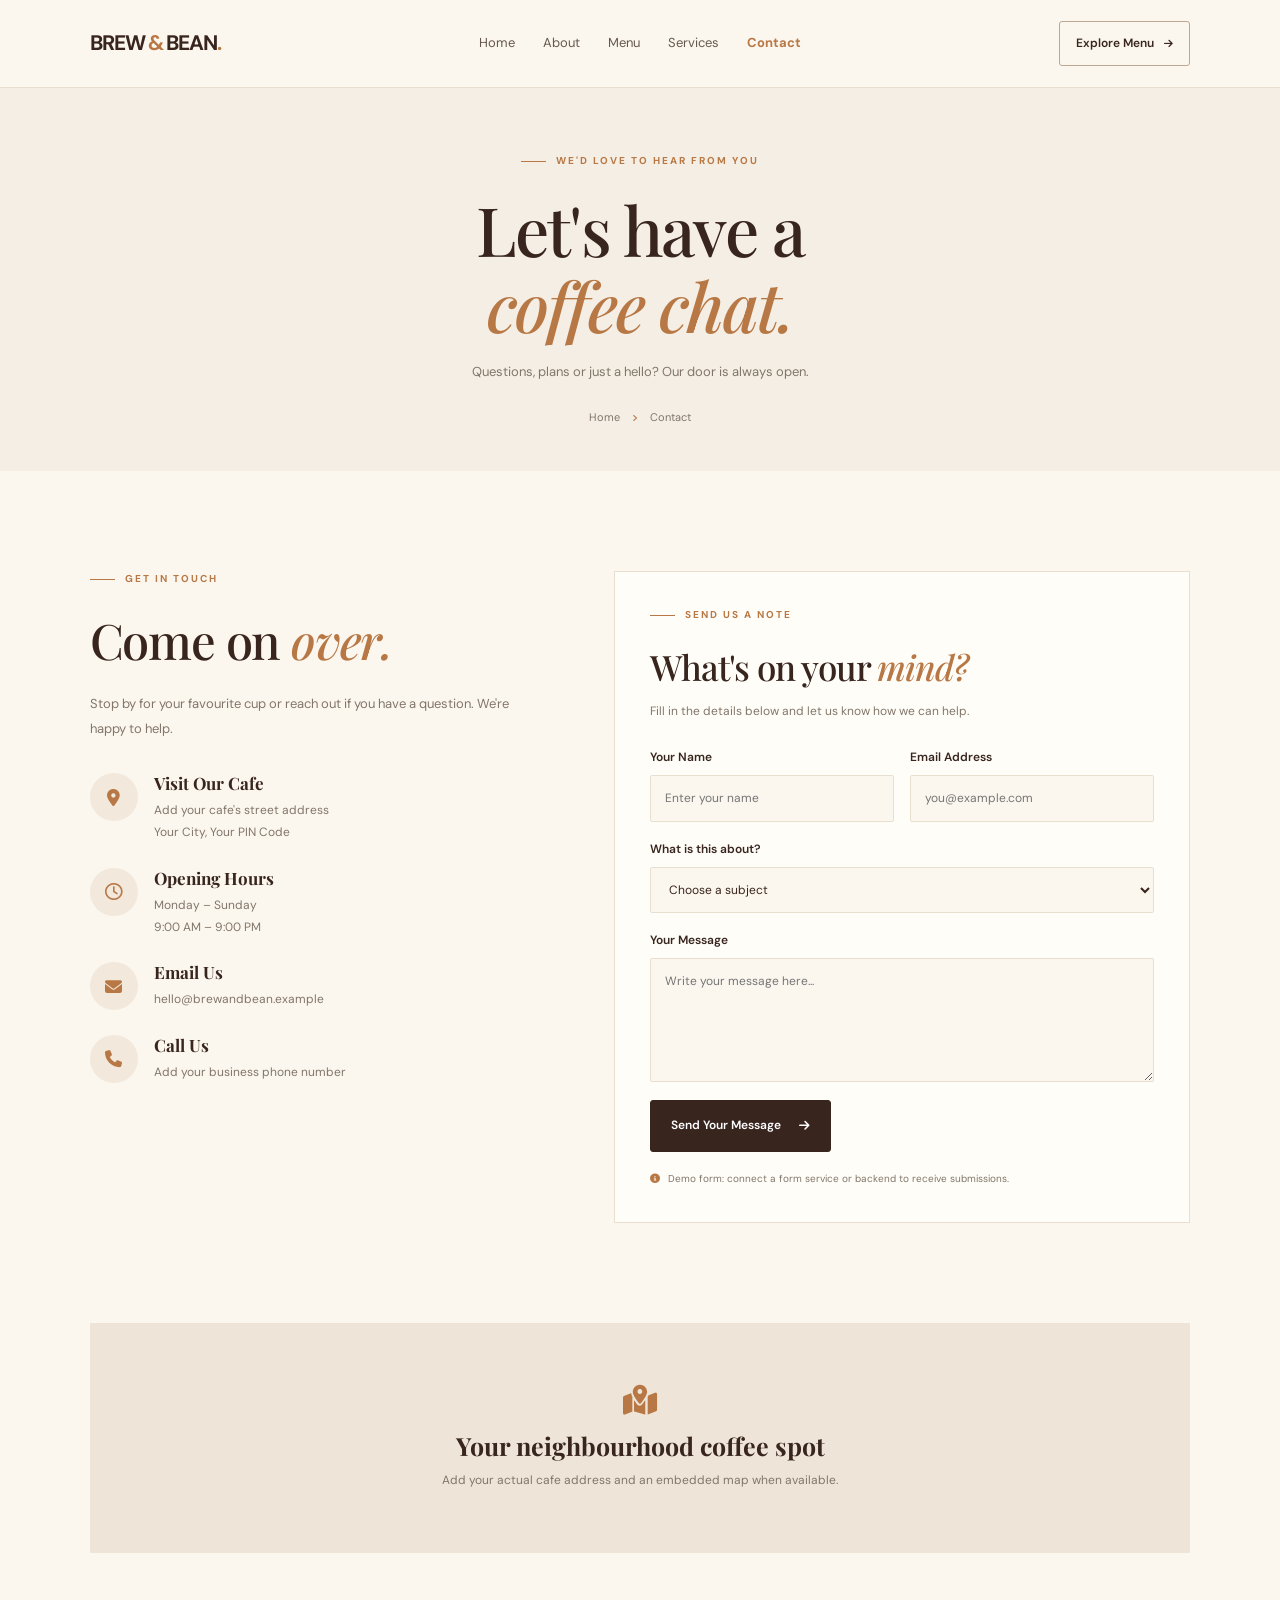
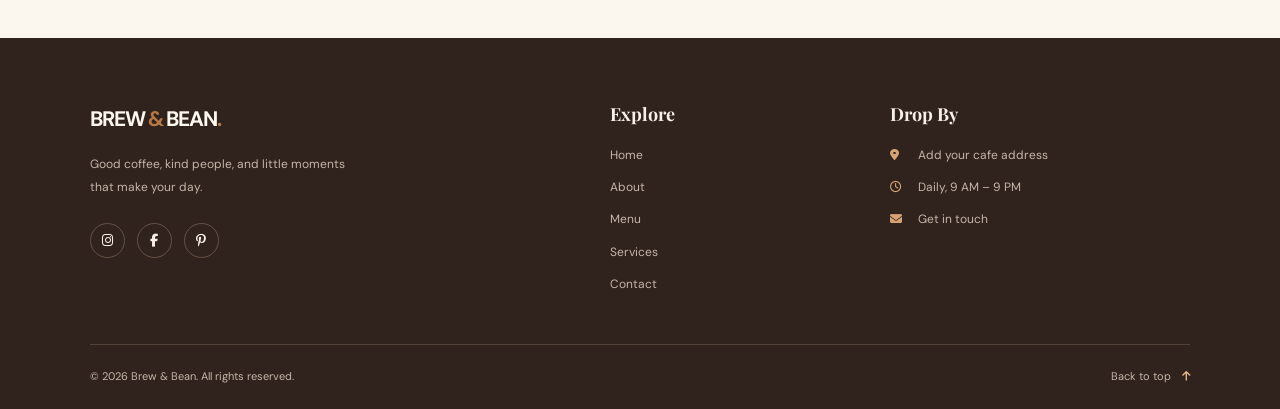
<file: contact.html>
<!DOCTYPE html>
<html lang="en">
<head>
    <meta charset="UTF-8">
    <meta name="viewport" content="width=device-width, initial-scale=1.0">
    <title>Contact Us | Brew & Bean</title>
    <link rel="preconnect" href="https://fonts.googleapis.com">
    <link href="https://fonts.googleapis.com/css2?family=DM+Sans:wght@400;500;600;700&family=Playfair+Display:wght@400;500;600;700&display=swap" rel="stylesheet">
    <link rel="stylesheet" href="https://cdnjs.cloudflare.com/ajax/libs/font-awesome/6.7.2/css/all.min.css">
    <link rel="stylesheet" href="style.css">
</head>
<body>

<header class="navbar">
    <a href="index.html" class="logo">BREW<span>&</span>BEAN<span class="logo-dot">.</span></a>
    <nav class="nav-links">
        <a href="index.html">Home</a><a href="about.html">About</a><a href="menu.html">Menu</a><a href="services.html">Services</a><a class="active" href="contact.html">Contact</a>
    </nav>
    <a href="menu.html" class="nav-button">Explore Menu <i class="fa-solid fa-arrow-right"></i></a>
</header>

<main>
    <section class="page-hero">
        <p class="eyebrow"><span></span> WE'D LOVE TO HEAR FROM YOU</p>
        <h1>Let's have a<br><em>coffee chat.</em></h1>
        <p>Questions, plans or just a hello? Our door is always open.</p>
        <div class="breadcrumbs"><a href="index.html">Home</a><i class="fa-solid fa-angle-right"></i><span>Contact</span></div>
    </section>

    <section class="section-padding contact-layout">
        <div class="contact-details">
            <p class="eyebrow"><span></span> GET IN TOUCH</p>
            <h2>Come on <em>over.</em></h2>
            <p class="section-description">Stop by for your favourite cup or reach out if you have a question. We're happy to help.</p>

            <div class="contact-item">
                <span class="visit-icon"><i class="fa-solid fa-location-dot"></i></span>
                <div><h3>Visit Our Cafe</h3><p>Add your cafe's street address<br>Your City, Your PIN Code</p></div>
            </div>

            <div class="contact-item">
                <span class="visit-icon"><i class="fa-regular fa-clock"></i></span>
                <div><h3>Opening Hours</h3><p>Monday – Sunday<br>9:00 AM – 9:00 PM</p></div>
            </div>

            <div class="contact-item">
                <span class="visit-icon"><i class="fa-solid fa-envelope"></i></span>
                <div><h3>Email Us</h3><p>hello@brewandbean.example</p></div>
            </div>

            <div class="contact-item">
                <span class="visit-icon"><i class="fa-solid fa-phone"></i></span>
                <div><h3>Call Us</h3><p>Add your business phone number</p></div>
            </div>
        </div>

        <div class="contact-form-wrap">
            <p class="eyebrow"><span></span> SEND US A NOTE</p>
            <h2>What's on your <em>mind?</em></h2>
            <p class="form-intro">Fill in the details below and let us know how we can help.</p>

            <form class="contact-form" action="#" method="post">
                <div class="form-row">
                    <div class="form-field">
                        <label for="name">Your Name</label>
                        <input type="text" id="name" name="name" placeholder="Enter your name" required>
                    </div>
                    <div class="form-field">
                        <label for="email">Email Address</label>
                        <input type="email" id="email" name="email" placeholder="you@example.com" required>
                    </div>
                </div>

                <div class="form-field">
                    <label for="subject">What is this about?</label>
                    <select id="subject" name="subject" required>
                        <option value="">Choose a subject</option>
                        <option value="general">General enquiry</option>
                        <option value="menu">Menu question</option>
                        <option value="gathering">Gatherings and catering</option>
                        <option value="feedback">Feedback</option>
                    </select>
                </div>

                <div class="form-field">
                    <label for="message">Your Message</label>
                    <textarea id="message" name="message" rows="5" placeholder="Write your message here..." required></textarea>
                </div>

                <button type="submit" class="primary-button">
                    Send Your Message <i class="fa-solid fa-arrow-right"></i>
                </button>
            </form>
            <p class="form-note"><i class="fa-solid fa-circle-info"></i> Demo form: connect a form service or backend to receive submissions.</p>
        </div>
    </section>

    <section class="map-section">
        <div class="map-placeholder">
            <i class="fa-solid fa-map-location-dot"></i>
            <h2>Your neighbourhood coffee spot</h2>
            <p>Add your actual cafe address and an embedded map when available.</p>
        </div>
    </section>
</main>

<footer class="footer">
    <div class="footer-main">
        <div class="footer-brand"><a href="index.html" class="logo footer-logo">BREW<span>&</span>BEAN<span class="logo-dot">.</span></a><p>Good coffee, kind people, and little moments that make your day.</p><div class="social-links"><a href="https://www.instagram.com/" aria-label="Instagram"><i class="fa-brands fa-instagram"></i></a><a href="https://www.facebook.com/" aria-label="Facebook"><i class="fa-brands fa-facebook-f"></i></a><a href="https://www.pinterest.com/" aria-label="Pinterest"><i class="fa-brands fa-pinterest-p"></i></a></div></div>
        <div class="footer-links"><h4>Explore</h4><a href="index.html">Home</a><a href="about.html">About</a><a href="menu.html">Menu</a><a href="services.html">Services</a><a href="contact.html">Contact</a></div>
        <div class="footer-contact"><h4>Drop By</h4><p><i class="fa-solid fa-location-dot"></i> Add your cafe address</p><p><i class="fa-regular fa-clock"></i> Daily, 9 AM – 9 PM</p><a href="contact.html"><i class="fa-solid fa-envelope"></i> Get in touch</a></div>
    </div>
    <div class="footer-bottom"><p>© 2026 Brew & Bean. All rights reserved.</p><a href="#top">Back to top <i class="fa-solid fa-arrow-up"></i></a></div>
</footer>

</body>
</html>
</file>
<file: style.css>
/* =====================================
   BREW & BEAN | SHARED WEBSITE STYLES
   ===================================== */

:root {
    --cream: #fbf7ef;
    --white: #fffdf8;
    --brown: #38251e;
    --brown-light: #5e483b;
    --muted: #82766a;
    --caramel: #b87845;
    --line: #e9dfd1;
    --soft: #eee5d8;
}

* {
    margin: 0;
    padding: 0;
    box-sizing: border-box;
}

html {
    scroll-behavior: smooth;
    scroll-padding-top: 25px;
}

body {
    background: var(--cream);
    color: var(--brown);
    font-family: "DM Sans", sans-serif;
    line-height: 1.6;
}

img {
    max-width: 100%;
}

a {
    color: inherit;
    text-decoration: none;
}

button,
input,
select,
textarea {
    font: inherit;
}

button,
a {
    -webkit-tap-highlight-color: transparent;
}

button {
    cursor: pointer;
}

::selection {
    background: var(--caramel);
    color: white;
}

h1, h2, h3, h4 {
    line-height: 1.25;
}

em {
    color: var(--caramel);
    font-weight: 500;
}

.section-padding {
    padding: 100px 7%;
}

/* NAVIGATION */

.navbar {
    min-height: 88px;
    padding: 0 7%;
    display: flex;
    align-items: center;
    justify-content: space-between;
    gap: 24px;
    border-bottom: 1px solid var(--line);
    background: var(--cream);
}

.logo {
    font-size: 21px;
    font-weight: 700;
    letter-spacing: -1px;
    white-space: nowrap;
}

.logo span:first-child {
    color: var(--caramel);
    margin: 0 3px;
}

.logo .logo-dot {
    color: var(--caramel);
}

.nav-links {
    display: flex;
    align-items: center;
    gap: 28px;
}

.nav-links a {
    color: #66584d;
    font-size: 13px;
    transition: color .25s;
}

.nav-links a:hover,
.nav-links a.active {
    color: var(--caramel);
}

.nav-links a.active {
    font-weight: 700;
}

.nav-button {
    padding: 12px 16px;
    border: 1px solid #bda993;
    border-radius: 3px;
    font-size: 12px;
    font-weight: 600;
    white-space: nowrap;
    transition: .25s;
}

.nav-button i {
    margin-left: 7px;
    font-size: 10px;
}

.nav-button:hover {
    background: var(--brown);
    color: white;
    border-color: var(--brown);
}

/* COMMON TYPOGRAPHY */

.eyebrow {
    display: flex;
    align-items: center;
    gap: 10px;
    margin-bottom: 22px;
    color: var(--caramel);
    font-size: 10px;
    font-weight: 700;
    letter-spacing: 2px;
}

.eyebrow span {
    display: inline-block;
    width: 25px;
    height: 1px;
    background: var(--caramel);
}

.primary-button,
.light-button,
.outline-button {
    display: inline-flex;
    align-items: center;
    justify-content: center;
    gap: 18px;
    padding: 15px 20px;
    font-size: 12px;
    font-weight: 600;
    transition: .25s;
}

.primary-button {
    border: 1px solid var(--brown);
    border-radius: 3px;
    background: var(--brown);
    color: white;
}

.primary-button:hover {
    background: var(--caramel);
    border-color: var(--caramel);
    transform: translateY(-2px);
}

.text-button {
    display: inline-flex;
    align-items: center;
    gap: 8px;
    font-size: 12px;
    font-weight: 600;
    transition: color .25s;
}

.text-button:hover {
    color: var(--caramel);
}

.primary-button i,
.text-button i,
.outline-button i,
.light-button i {
    transition: transform .25s;
}

.primary-button:hover i,
.text-button:hover i,
.outline-button:hover i,
.light-button:hover i {
    transform: translateX(4px);
}

.outline-button {
    margin-top: 28px;
    border: 1px solid #cdb9a2;
    background: transparent;
}

.outline-button:hover {
    background: var(--brown);
    color: white;
    border-color: var(--brown);
}

.section-description {
    margin-top: 20px;
    color: var(--muted);
    font-size: 13px;
    line-height: 1.95;
}

/* HOME HERO */

.hero {
    padding: 66px 7% 76px;
    display: grid;
    grid-template-columns: 1fr 1fr;
    align-items: center;
    gap: 6%;
}

.hero h1 {
    font-family: "Playfair Display", serif;
    font-size: clamp(48px, 5.3vw, 76px);
    font-weight: 500;
    line-height: 1.09;
    letter-spacing: -2.5px;
}

.hero-description {
    max-width: 410px;
    margin-top: 24px;
    color: var(--muted);
    font-size: 14px;
    line-height: 1.9;
}

.hero-actions {
    display: flex;
    align-items: center;
    flex-wrap: wrap;
    gap: 25px;
    margin-top: 31px;
}

.hero-note {
    display: flex;
    align-items: center;
    gap: 13px;
    max-width: 360px;
    margin-top: 43px;
    padding-top: 23px;
    border-top: 1px solid var(--line);
}

.note-icon {
    width: 40px;
    height: 40px;
    flex-shrink: 0;
    display: grid;
    place-items: center;
    border: 1px solid #d8c6b0;
    border-radius: 50%;
    color: var(--caramel);
}

.hero-note strong {
    font-size: 12px;
}

.hero-note p {
    margin-top: 4px;
    color: var(--muted);
    font-size: 11px;
}

.hero-visual {
    position: relative;
    min-width: 0;
}

.hero-visual > img {
    display: block;
    width: 100%;
    height: 475px;
    object-fit: cover;
    border-radius: 3px;
}

.image-tag {
    position: absolute;
    bottom: 22px;
    left: -25px;
    display: flex;
    align-items: center;
    gap: 12px;
    padding: 15px 19px;
    background: var(--white);
    box-shadow: 0 8px 28px #38251e12;
}

.image-tag > i {
    color: var(--caramel);
    font-size: 24px;
}

.image-tag strong {
    font-family: "Playfair Display", serif;
    font-size: 14px;
}

.image-tag p {
    margin-top: 5px;
    color: var(--muted);
    font-size: 10px;
}

.image-stamp {
    position: absolute;
    top: 20px;
    right: -17px;
    width: 94px;
    height: 94px;
    display: grid;
    place-content: center;
    border: 1px solid #d8c6b0;
    border-radius: 50%;
    background: var(--cream);
    text-align: center;
    font-size: 10px;
    font-weight: 700;
    line-height: 1.5;
    letter-spacing: 1px;
    transform: rotate(8deg);
}

.image-stamp span {
    color: var(--caramel);
}

/* DECORATIVE STRIP */

.ticker {
    min-height: 66px;
    padding: 18px 7%;
    display: flex;
    align-items: center;
    justify-content: center;
    flex-wrap: wrap;
    gap: 25px;
    background: var(--soft);
    color: var(--caramel);
    font-size: 10px;
    font-weight: 700;
    letter-spacing: 2px;
}

.ticker i {
    font-size: 13px;
}

/* STORY SECTION */

.story {
    display: grid;
    grid-template-columns: 1fr 1fr;
    align-items: center;
    gap: 9%;
}

.story-image {
    position: relative;
    min-width: 0;
}

.story-image img {
    display: block;
    width: 100%;
    height: 450px;
    object-fit: cover;
}

.story-image-caption {
    position: absolute;
    bottom: 20px;
    left: 20px;
    padding: 12px 17px;
    background: var(--white);
    font-size: 12px;
    font-weight: 600;
}

.story-image-caption i {
    margin-right: 8px;
    color: var(--caramel);
}

.story-content h2,
.section-heading h2,
.visit-heading h2,
.contact-details h2,
.contact-form-wrap h2 {
    font-family: "Playfair Display", serif;
    font-size: clamp(34px, 4vw, 49px);
    font-weight: 500;
    letter-spacing: -1.2px;
}

/* SECTION HEADING */

.section-heading {
    display: flex;
    align-items: end;
    justify-content: space-between;
    gap: 35px;
    margin-bottom: 42px;
}

.section-heading .eyebrow {
    margin-bottom: 18px;
}

.heading-description {
    max-width: 320px;
    padding-bottom: 6px;
    color: var(--muted);
    font-size: 13px;
    line-height: 1.8;
}

/* MENU CARDS */

.menu-section {
    background: #f4eee4;
}

.menu-alt {
    background: var(--cream);
    padding-top: 30px;
}

.menu-grid {
    display: grid;
    grid-template-columns: repeat(3, minmax(0, 1fr));
    gap: 25px;
}

.menu-card {
    min-width: 0;
    overflow: hidden;
    background: var(--white);
    transition: transform .3s, box-shadow .3s;
}

.menu-card:hover {
    transform: translateY(-6px);
    box-shadow: 0 15px 35px #38251e10;
}

.menu-image {
    position: relative;
    height: 250px;
    overflow: hidden;
}

.menu-image img {
    display: block;
    width: 100%;
    height: 100%;
    object-fit: cover;
    transition: transform .5s;
}

.menu-card:hover .menu-image img {
    transform: scale(1.05);
}

.menu-label {
    position: absolute;
    top: 15px;
    left: 15px;
    padding: 7px 10px;
    background: var(--cream);
    font-size: 9px;
    font-weight: 700;
    letter-spacing: 1.2px;
}

.menu-info {
    padding: 23px 21px 18px;
}

.menu-title {
    display: flex;
    align-items: flex-start;
    justify-content: space-between;
    gap: 12px;
}

.menu-title h3 {
    font-family: "Playfair Display", serif;
    font-size: 19px;
    font-weight: 600;
}

.price {
    color: var(--caramel);
    font-size: 14px;
    font-weight: 700;
    white-space: nowrap;
}

.menu-info > p {
    min-height: 62px;
    margin-top: 13px;
    color: var(--muted);
    font-size: 12px;
    line-height: 1.8;
}

.menu-footer {
    display: flex;
    align-items: center;
    justify-content: space-between;
    gap: 10px;
    margin-top: 18px;
    padding-top: 15px;
    border-top: 1px solid var(--line);
}

.menu-footer > span {
    color: var(--muted);
    font-size: 10px;
}

.menu-footer > span i {
    margin-right: 5px;
    color: var(--caramel);
}

.menu-footer > a {
    width: 32px;
    height: 32px;
    flex-shrink: 0;
    display: grid;
    place-items: center;
    border: 1px solid var(--line);
    border-radius: 50%;
    font-size: 11px;
    transition: .25s;
}

.menu-footer > a:hover {
    background: var(--brown);
    color: white;
}

.menu-cta {
    margin-top: 40px;
    text-align: center;
}

.menu-disclaimer {
    margin-top: 25px;
    color: var(--muted);
    font-size: 11px;
    text-align: center;
}

/* PHOTO BANNER */

.experience {
    min-height: 440px;
    padding: 85px 7%;
    display: flex;
    align-items: center;
    justify-content: center;
    background:
        linear-gradient(#2d2019b8, #2d2019b8),
        url("https://images.unsplash.com/photo-1442512595331-e89e73853f31?auto=format&fit=crop&w=1800&q=85") center / cover no-repeat;
    color: white;
    text-align: center;
}

.experience-content {
    max-width: 650px;
}

.experience .eyebrow {
    justify-content: center;
    color: #e6b78c;
}

.experience h2 {
    font-family: "Playfair Display", serif;
    font-size: clamp(36px, 5vw, 57px);
    font-weight: 500;
    line-height: 1.2;
}

.experience h2 em {
    color: #e6b78c;
}

.experience-content > p:not(.eyebrow) {
    max-width: 490px;
    margin: 22px auto 28px;
    color: #f0e7df;
    font-size: 13px;
    line-height: 1.9;
}

.light-button {
    background: var(--cream);
    color: var(--brown);
}

.light-button:hover {
    background: #e6b78c;
}

/* VISIT CARDS */

.visit {
    text-align: center;
}

.visit-heading .eyebrow {
    justify-content: center;
}

.visit-heading h2 {
    margin-bottom: 45px;
}

.visit-grid {
    display: grid;
    grid-template-columns: repeat(3, minmax(0, 1fr));
    gap: 25px;
}

.visit-card {
    padding: 32px 23px;
    border: 1px solid var(--line);
    background: var(--white);
    transition: border-color .25s, transform .25s;
}

.visit-card:hover {
    border-color: #c8a786;
    transform: translateY(-4px);
}

.visit-icon {
    width: 48px;
    height: 48px;
    margin: 0 auto 19px;
    display: grid;
    place-items: center;
    border-radius: 50%;
    background: #f2e8db;
    color: var(--caramel);
    font-size: 17px;
}

.visit-card h3 {
    font-family: "Playfair Display", serif;
    font-size: 20px;
}

.visit-card p {
    margin-top: 12px;
    color: var(--muted);
    font-size: 12px;
    line-height: 1.9;
}

.visit-card > a {
    display: inline-block;
    margin-top: 14px;
    color: var(--caramel);
    font-size: 12px;
    font-weight: 600;
}

/* INNER PAGE HERO */

.page-hero {
    min-height: 340px;
    padding: 65px 7% 45px;
    display: flex;
    flex-direction: column;
    align-items: center;
    justify-content: center;
    background: #f4eee4;
    text-align: center;
}

.page-hero .eyebrow {
    justify-content: center;
}

.page-hero h1 {
    font-family: "Playfair Display", serif;
    font-size: clamp(45px, 6vw, 68px);
    font-weight: 500;
    line-height: 1.12;
    letter-spacing: -1.8px;
}

.page-hero > p:not(.eyebrow) {
    max-width: 540px;
    margin-top: 17px;
    color: var(--muted);
    font-size: 13px;
    line-height: 1.8;
}

.breadcrumbs {
    display: flex;
    align-items: center;
    gap: 12px;
    margin-top: 25px;
    color: var(--muted);
    font-size: 11px;
}

.breadcrumbs a:hover {
    color: var(--caramel);
}

.breadcrumbs i {
    color: var(--caramel);
    font-size: 9px;
}

/* VALUES AND SERVICES */

.values {
    background: #f4eee4;
}

.service-grid {
    display: grid;
    grid-template-columns: repeat(3, minmax(0, 1fr));
    gap: 25px;
}

.service-card {
    overflow: hidden;
    border: 1px solid var(--line);
    background: var(--white);
    transition: transform .3s, box-shadow .3s;
}

.service-card:hover {
    transform: translateY(-5px);
    box-shadow: 0 14px 30px #38251e0d;
}

.service-card > img {
    display: block;
    width: 100%;
    height: 240px;
    object-fit: cover;
}

.service-card-content {
    padding: 25px;
}

.service-icon {
    width: 45px;
    height: 45px;
    margin-bottom: 17px;
    display: grid;
    place-items: center;
    border-radius: 50%;
    background: #f2e8db;
    color: var(--caramel);
}

.service-card h3 {
    font-family: "Playfair Display", serif;
    font-size: 22px;
}

.service-card p {
    margin: 13px 0 20px;
    color: var(--muted);
    font-size: 12px;
    line-height: 1.9;
}

/* CONTACT PAGE */

.contact-layout {
    display: grid;
    grid-template-columns: .85fr 1.15fr;
    gap: 9%;
    align-items: start;
}

.contact-details > .section-description {
    margin-bottom: 32px;
}

.contact-item {
    display: flex;
    align-items: flex-start;
    gap: 16px;
    margin-top: 24px;
}

.contact-item .visit-icon {
    margin: 0;
    flex-shrink: 0;
}

.contact-item h3 {
    font-family: "Playfair Display", serif;
    font-size: 17px;
}

.contact-item p {
    margin-top: 6px;
    color: var(--muted);
    font-size: 12px;
    line-height: 1.8;
    overflow-wrap: anywhere;
}

.contact-form-wrap {
    padding: 35px;
    border: 1px solid var(--line);
    background: var(--white);
}

.contact-form-wrap h2 {
    font-size: 35px;
}

.form-intro {
    margin-top: 12px;
    margin-bottom: 25px;
    color: var(--muted);
    font-size: 12px;
    line-height: 1.8;
}

.contact-form {
    display: flex;
    flex-direction: column;
    gap: 18px;
}

.form-row {
    display: grid;
    grid-template-columns: 1fr 1fr;
    gap: 16px;
}

.form-field {
    display: flex;
    flex-direction: column;
    gap: 8px;
}

.form-field label {
    font-size: 12px;
    font-weight: 600;
}

.form-field input,
.form-field select,
.form-field textarea {
    width: 100%;
    padding: 13px 14px;
    border: 1px solid var(--line);
    border-radius: 2px;
    outline: none;
    background: var(--cream);
    color: var(--brown);
    font-size: 12px;
}

.form-field input:focus,
.form-field select:focus,
.form-field textarea:focus {
    border-color: var(--caramel);
}

.form-field textarea {
    resize: vertical;
}

.contact-form .primary-button {
    align-self: flex-start;
}

.form-note {
    margin-top: 18px;
    color: var(--muted);
    font-size: 10px;
    line-height: 1.7;
}

.form-note i {
    margin-right: 5px;
    color: var(--caramel);
}

.map-section {
    padding: 0 7% 85px;
}

.map-placeholder {
    min-height: 230px;
    padding: 35px;
    display: flex;
    flex-direction: column;
    align-items: center;
    justify-content: center;
    background: var(--soft);
    text-align: center;
}

.map-placeholder > i {
    margin-bottom: 15px;
    color: var(--caramel);
    font-size: 30px;
}

.map-placeholder h2 {
    font-family: "Playfair Display", serif;
    font-size: 25px;
}

.map-placeholder p {
    margin-top: 10px;
    color: var(--muted);
    font-size: 12px;
}

/* FOOTER */

.footer {
    padding: 65px 7% 0;
    background: #30231d;
    color: #f8f1e8;
}

.footer-main {
    display: grid;
    grid-template-columns: 1.5fr .7fr 1fr;
    gap: 70px;
    padding-bottom: 50px;
}

.footer-logo {
    display: inline-block;
    color: #fff9f0;
}

.footer-brand > p {
    max-width: 280px;
    margin-top: 17px;
    color: #c5b6a9;
    font-size: 12px;
    line-height: 1.9;
}

.social-links {
    display: flex;
    gap: 12px;
    margin-top: 24px;
}

.social-links a {
    width: 35px;
    height: 35px;
    display: grid;
    place-items: center;
    border: 1px solid #665247;
    border-radius: 50%;
    font-size: 13px;
    transition: .25s;
}

.social-links a:hover {
    background: var(--caramel);
    border-color: var(--caramel);
}

.footer-links,
.footer-contact {
    display: flex;
    flex-direction: column;
    align-items: flex-start;
    gap: 13px;
}

.footer-links h4,
.footer-contact h4 {
    margin-bottom: 8px;
    font-family: "Playfair Display", serif;
    font-size: 18px;
}

.footer-links a,
.footer-contact p,
.footer-contact > a {
    color: #c5b6a9;
    font-size: 12px;
    transition: color .25s;
}

.footer-links a:hover,
.footer-contact > a:hover {
    color: #e6b78c;
}

.footer-contact p i,
.footer-contact > a i {
    width: 19px;
    margin-right: 6px;
    color: #d7a274;
}

.footer-bottom {
    min-height: 65px;
    display: flex;
    align-items: center;
    justify-content: space-between;
    gap: 20px;
    border-top: 1px solid #514137;
}

.footer-bottom p,
.footer-bottom a {
    color: #c5b6a9;
    font-size: 11px;
}

.footer-bottom a i {
    margin-left: 8px;
    color: #e6b78c;
}

/* TABLET */

@media (max-width: 1000px) {
    .navbar {
        padding: 22px 5%;
        flex-wrap: wrap;
    }

    .nav-links {
        gap: 17px;
    }

    .hero {
        padding: 55px 5%;
        gap: 35px;
    }

    .section-padding {
        padding: 75px 5%;
    }

    .hero-visual > img {
        height: 410px;
    }

    .story {
        gap: 6%;
    }

    .story-image img {
        height: 400px;
    }

    .menu-grid,
    .service-grid,
    .visit-grid {
        gap: 18px;
    }

    .menu-image {
        height: 210px;
    }

    .menu-info {
        padding: 20px 16px 16px;
    }

    .menu-title h3 {
        font-size: 17px;
    }

    .footer {
        padding-right: 5%;
        padding-left: 5%;
    }

    .footer-main {
        gap: 40px;
    }

    .contact-layout {
        gap: 5%;
    }
}

/* MOBILE */

@media (max-width: 700px) {
    .navbar {
        min-height: auto;
        padding: 20px 5%;
        gap: 18px;
    }

    .logo {
        font-size: 19px;
    }

    .nav-button {
        padding: 10px 12px;
        font-size: 11px;
    }

    .nav-links {
        order: 3;
        width: 100%;
        justify-content: center;
        flex-wrap: wrap;
        gap: 13px 21px;
    }

    .nav-links a {
        font-size: 12px;
    }

    .hero {
        grid-template-columns: 1fr;
        padding: 43px 6% 50px;
        gap: 38px;
    }

    .hero h1 {
        font-size: clamp(48px, 11vw, 68px);
    }

    .hero-description {
        font-size: 13px;
    }

    .hero-note {
        margin-top: 32px;
    }

    .hero-visual > img {
        height: 380px;
    }

    .image-tag {
        bottom: 15px;
        left: -8px;
        padding: 12px 14px;
    }

    .image-stamp {
        right: -7px;
        width: 78px;
        height: 78px;
        font-size: 9px;
    }

    .ticker {
        gap: 12px;
        padding: 20px 5%;
        font-size: 9px;
        letter-spacing: 1px;
    }

    .section-padding {
        padding: 65px 6%;
    }

    .story {
        grid-template-columns: 1fr;
        gap: 35px;
    }

    .story-image img {
        height: 350px;
    }

    .story-content h2,
    .section-heading h2,
    .visit-heading h2,
    .contact-details h2 {
        font-size: 38px;
    }

    .section-heading {
        align-items: flex-start;
        flex-direction: column;
        gap: 14px;
        margin-bottom: 30px;
    }

    .heading-description {
        max-width: 100%;
    }

    .menu-grid,
    .service-grid {
        grid-template-columns: 1fr;
        gap: 24px;
    }

    .menu-image,
    .service-card > img {
        height: 270px;
    }

    .menu-info {
        padding: 22px;
    }

    .menu-info > p {
        min-height: auto;
    }

    .experience {
        min-height: 390px;
        padding: 65px 6%;
    }

    .experience h2 {
        font-size: 39px;
    }

    .visit-grid {
        grid-template-columns: 1fr;
        gap: 17px;
    }

    .visit-heading h2 {
        margin-bottom: 30px;
    }

    .page-hero {
        min-height: 300px;
        padding: 55px 6% 35px;
    }

    .page-hero h1 {
        font-size: clamp(43px, 10vw, 58px);
    }

    .contact-layout {
        grid-template-columns: 1fr;
        gap: 40px;
    }

    .contact-form-wrap {
        padding: 25px 20px;
    }

    .contact-form-wrap h2 {
        font-size: 32px;
    }

    .form-row {
        grid-template-columns: 1fr;
    }

    .map-section {
        padding: 0 6% 65px;
    }

    .footer {
        padding: 50px 6% 0;
    }

    .footer-main {
        grid-template-columns: 1fr 1fr;
        gap: 38px 25px;
    }

    .footer-brand {
        grid-column: 1 / -1;
    }

    .footer-contact {
        overflow-wrap: anywhere;
    }

    .footer-bottom {
        min-height: 65px;
        padding: 18px 0;
        flex-wrap: wrap;
    }
}

/* SMALL PHONES */

@media (max-width: 380px) {
    .nav-button {
        padding: 9px;
        font-size: 10px;
    }

    .nav-links {
        gap: 12px;
    }

    .hero h1 {
        font-size: 45px;
        letter-spacing: -1.5px;
    }

    .hero-actions {
        gap: 18px;
    }

    .primary-button {
        padding: 14px;
        gap: 12px;
    }

    .hero-visual > img {
        height: 300px;
    }

    .ticker {
        gap: 9px;
        font-size: 8px;
    }

    .story-content h2,
    .section-heading h2,
    .visit-heading h2 {
        font-size: 33px;
    }

    .menu-image,
    .service-card > img {
        height: 230px;
    }

    .footer-main {
        grid-template-columns: 1fr;
    }

    .footer-brand {
        grid-column: auto;
    }
}
</file>
